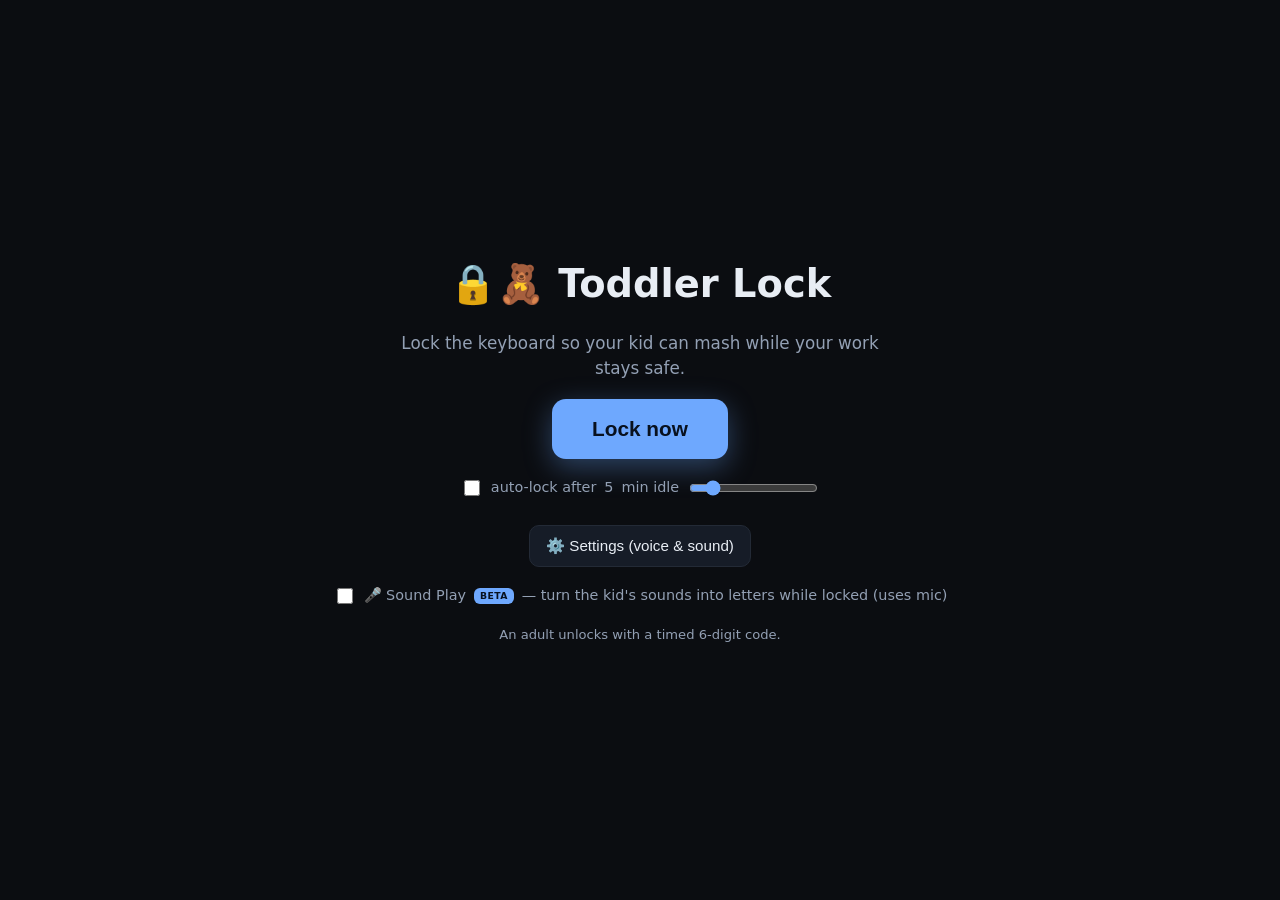
<file: anancy/app/src/main/assets/toddlerlock/index.html>
<!doctype html>
<html lang="en">
<head>
  <meta charset="utf-8">
  <meta name="viewport" content="width=device-width, initial-scale=1, maximum-scale=1, user-scalable=no, viewport-fit=cover">
  <title>Toddler Lock</title>
  <link rel="stylesheet" href="app.css">
</head>
<body>
  <!-- The idle desktop the parent sees before locking. In the Tauri build this whole
       page IS the lock window; in a browser it's a one-button launcher. -->
  <main class="home" id="home">
    <h1>🔒🧸 Toddler Lock</h1>
    <p class="tag">Lock the keyboard so your kid can mash while your work stays safe.</p>
    <button class="big-lock" id="lock-btn">Lock now</button>
    <label class="idle-opt">
      <input type="checkbox" id="idle-toggle">
      auto-lock after <span id="idle-min-val">5</span> min idle
      <input type="range" id="idle-range" min="1" max="30" value="5">
    </label>
    <button class="settings-btn home-settings" id="home-settings-btn">⚙️ Settings (voice &amp; sound)</button>
    <label class="idle-opt"><input type="checkbox" id="soundplay-toggle"> 🎤 Sound Play <span class="beta">beta</span> — turn the kid's sounds into letters while locked (uses mic)</label>
    <p class="hint">An adult unlocks with a timed 6-digit code.</p>
    <p class="kb-note" id="kb-note" hidden>⚠️ This browser can't lock the <b>Windows key</b>. Use <b>Chrome</b> or <b>Edge</b> for a full screen lock — or get the desktop app for a guaranteed lock.</p>

    <!-- Launch footer (the funnel). Links come from config.js; empty ones auto-hide. -->
    <footer class="home-foot" id="home-foot" hidden>
      <a class="foot-link" id="link-win" target="_blank" rel="noopener" hidden>🪟 Get the Windows app</a>
      <a class="foot-link foot-survey" id="link-survey" target="_blank" rel="noopener" hidden>💬 Would you pay for more voices &amp; languages? (30 sec)</a>
      <a class="foot-link" id="link-kofi" target="_blank" rel="noopener" hidden>☕ Tip jar</a>
      <a class="foot-link" id="link-github" target="_blank" rel="noopener" hidden>★ Open source on GitHub</a>
      <div class="foot-crypto" id="foot-crypto" hidden>tip crypto: <code id="foot-crypto-addr"></code></div>
    </footer>
  </main>

  <!-- the fun lock surface -->
  <div class="lock-overlay" id="lock-overlay" hidden>
    <button class="adult-unlock-btn" id="adult-unlock-btn">🔒 adult unlock</button>
    <div class="sp-status" id="sp-status" hidden></div>

    <div class="unlock-panel" id="unlock-panel" hidden>
      <button class="up-close" id="up-close" aria-label="back to playing">&times;</button>
      <!-- Its own keypad, never the system keyboard: in landscape that covered the code you had to copy. -->
      <div id="unlock-view" class="unlock-body">
        <div class="unlock-left">
          <div class="up-title">Grown-up unlock</div>
          <div class="unlock-instr">type this code, no mistakes, within <b><span id="unlock-timer">30</span>s</b></div>
          <div class="unlock-code" id="unlock-code">· · · · · ·</div>
          <div class="unlock-typed" id="unlock-typed" aria-label="typed so far"></div>
          <div class="unlock-msg" id="unlock-msg"></div>
        </div>
        <div class="unlock-pad" id="unlock-pad" aria-label="keypad"></div>
      </div>
    </div>
  </div>

  <!-- Standalone settings modal: reachable from the home screen AND from the locked
       cog. Same controls in both contexts. -->
  <div class="settings-panel" id="settings-panel" hidden>
    <button class="up-close" id="settings-close" aria-label="close settings">&times;</button>
    <div class="up-title">Settings</div>
    <div class="setting-row">
      <div class="setting-label">Language</div>
      <select class="settings-select" id="lang-select">
        <option value="en">English</option>
        <option value="es">Español</option>
        <option value="fr">Français</option>
      </select>
      <div class="setting-hint">letters, words &amp; numbers — English, Español &amp; Français use neural voices; other languages fall back to your system voice.</div>
    </div>
    <div class="setting-row">
      <div class="setting-label">Voice</div>
      <select class="settings-select" id="clip-voice" aria-label="voice"></select>
      <div class="setting-hint">the voice that reads each letter &amp; number aloud</div>
    </div>
    <div class="setting-row" id="device-row" hidden>
      <div class="setting-label">Audio output device</div>
      <div class="device-current" id="device-current">using: system default</div>
      <div class="device-list" id="device-list"><div class="device-empty">loading outputs…</div></div>
      <button class="settings-btn" id="scan-device">🔊 choose / change speaker</button>
      <div class="setting-hint" id="device-browser-hint">Pick once and it sticks. In a browser the OS shows its own one-time chooser to reveal speaker names.</div>
      <div class="setting-hint" id="device-native-note" hidden>🔊 Plays on the system default device. Picking a specific speaker is being rebuilt with native audio — landing in the next update.</div>
    </div>
    <div class="setting-row">
      <div class="setting-label">Volume <span class="vol-val" id="volume-val">80%</span></div>
      <input type="range" class="vol-slider" id="volume-range" min="0" max="100" value="80" aria-label="output volume">
    </div>
    <button class="settings-btn" id="test-sound">🔊 test sound</button>
    <div class="setting-row" id="tray-row" hidden>
      <div class="setting-label">System tray icon</div>
      <label class="idle-opt"><input type="checkbox" id="tray-toggle"> show a tray icon (right-click → Lock / Show / Quit)</label>
      <div class="setting-hint">Windows may keep new tray icons in the hidden “^” overflow — whether it's always shown is a Windows setting we can't change for you.</div>
    </div>
    <div class="setting-row" id="float-row" hidden>
      <div class="setting-label">Floating lock button</div>
      <label class="idle-opt"><input type="checkbox" id="float-toggle"> show an always-on-top padlock to tap-to-lock</label>
      <div class="float-opts">
        <label class="float-opt">corner
          <select class="settings-select" id="float-corner">
            <option value="br">bottom-right</option>
            <option value="bl">bottom-left</option>
            <option value="tr">top-right</option>
            <option value="tl">top-left</option>
          </select>
        </label>
        <label class="float-opt">size <span id="float-size-val">96</span>px
          <input type="range" id="float-size" min="48" max="200" value="96"></label>
        <label class="float-opt">opacity <span id="float-opacity-val">85</span>%
          <input type="range" id="float-opacity" min="20" max="100" value="85"></label>
      </div>
      <div class="setting-hint">A small padlock that hovers over everything — tap it to lock instantly.</div>
    </div>
    <div class="setting-row" id="shortcut-row" hidden>
      <div class="setting-label">Lock keyboard shortcut</div>
      <div class="device-current" id="shortcut-current">Ctrl+Alt+Shift+L</div>
      <button class="settings-btn" id="shortcut-record">⌨️ record new shortcut</button>
      <div class="setting-hint">Locks from anywhere while the app is running. Click record, then press your combo. (Ctrl+Alt+Del and Win+L can't be captured.)</div>
    </div>
    <button class="settings-back" id="settings-back">← back</button>
  </div>

  <!-- Sound Play consent (shown when enabling the toggle). The play surface is the normal
       lock overlay — enable this, then press "Lock now" to use it. -->
  <div class="sp-consent" id="sp-consent" hidden>
    <div class="sp-consent-card">
      <h2>🎤 Sound Play</h2>
      <p>Turns the sounds your child makes into letters on the screen, live.</p>
      <p class="sp-private">Everything runs <b>on this device</b> — the microphone audio is <b>never uploaded or recorded</b>. The first time, it downloads a ~40&nbsp;MB voice model.</p>
      <div class="sp-consent-btns">
        <button class="big-lock" id="sp-consent-start">Start</button>
        <button class="settings-btn" id="sp-consent-cancel">Cancel</button>
      </div>
    </div>
  </div>

  <audio id="kid-audio" preload="auto"></audio>
  <script src="config.js"></script>
  <script src="audio/voices.js"></script>
  <script src="audio/timings.js"></script>
  <script src="soundplay.js"></script>
  <script src="app.js"></script>
</body>
</html>
</file>
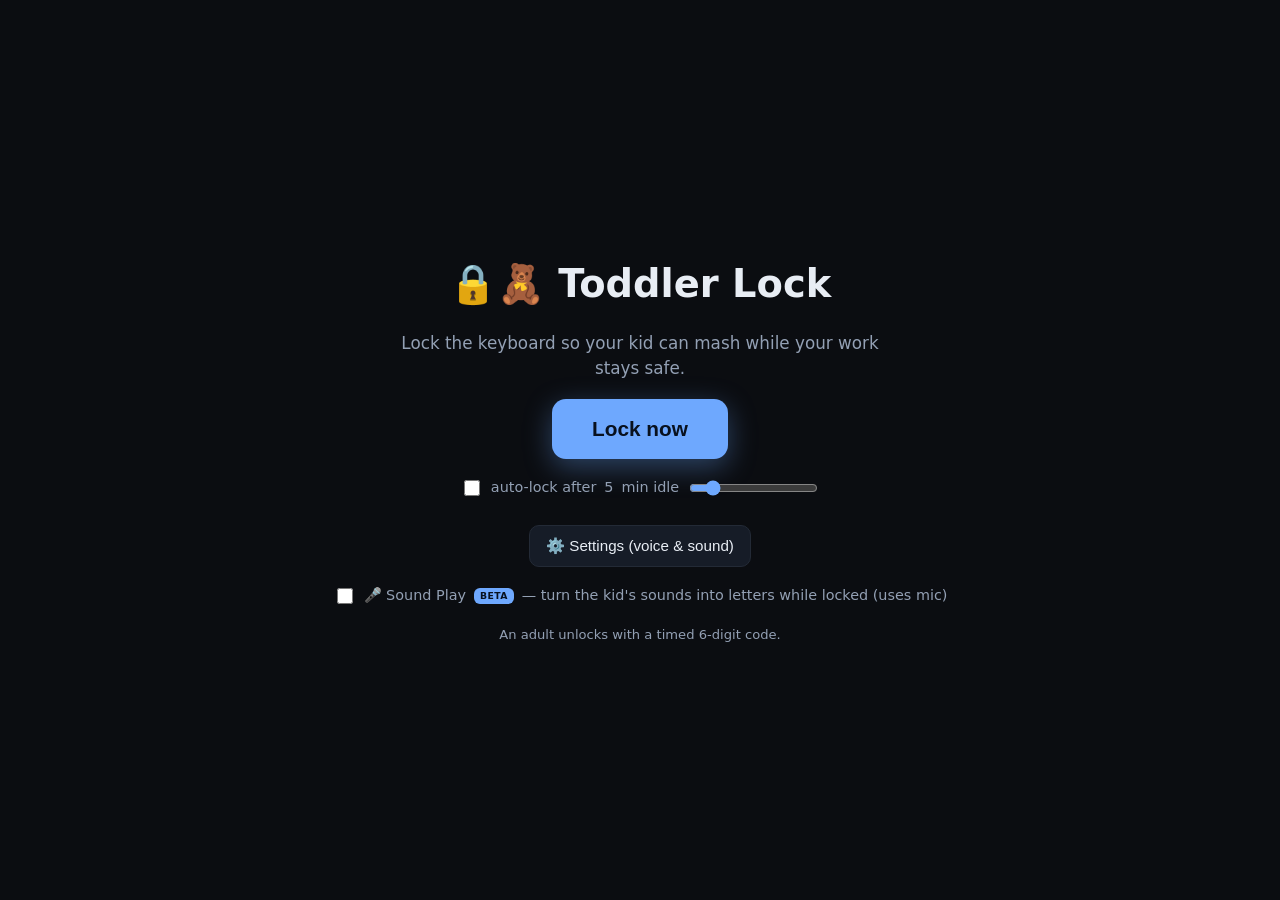
<file: kidodi/app/src/main/assets/toddlerlock/index.html>
<!doctype html>
<html lang="en">
<head>
  <meta charset="utf-8">
  <meta name="viewport" content="width=device-width, initial-scale=1, viewport-fit=cover">
  <title>Toddler Lock</title>
  <link rel="stylesheet" href="app.css">
</head>
<body>
  <!-- The idle desktop the parent sees before locking. In the Tauri build this whole
       page IS the lock window; in a browser it's a one-button launcher. -->
  <main class="home" id="home">
    <h1>🔒🧸 Toddler Lock</h1>
    <p class="tag">Lock the keyboard so your kid can mash while your work stays safe.</p>
    <button class="big-lock" id="lock-btn">Lock now</button>
    <label class="idle-opt">
      <input type="checkbox" id="idle-toggle">
      auto-lock after <span id="idle-min-val">5</span> min idle
      <input type="range" id="idle-range" min="1" max="30" value="5">
    </label>
    <button class="settings-btn home-settings" id="home-settings-btn">⚙️ Settings (voice &amp; sound)</button>
    <label class="idle-opt"><input type="checkbox" id="soundplay-toggle"> 🎤 Sound Play <span class="beta">beta</span> — turn the kid's sounds into letters while locked (uses mic)</label>
    <p class="hint">An adult unlocks with a timed 6-digit code.</p>
    <p class="kb-note" id="kb-note" hidden>⚠️ This browser can't lock the <b>Windows key</b>. Use <b>Chrome</b> or <b>Edge</b> for a full screen lock — or get the desktop app for a guaranteed lock.</p>

    <!-- Launch footer (the funnel). Links come from config.js; empty ones auto-hide. -->
    <footer class="home-foot" id="home-foot" hidden>
      <a class="foot-link" id="link-win" target="_blank" rel="noopener" hidden>🪟 Get the Windows app</a>
      <a class="foot-link foot-survey" id="link-survey" target="_blank" rel="noopener" hidden>💬 Would you pay for more voices &amp; languages? (30 sec)</a>
      <a class="foot-link" id="link-kofi" target="_blank" rel="noopener" hidden>☕ Tip jar</a>
      <a class="foot-link" id="link-github" target="_blank" rel="noopener" hidden>★ Open source on GitHub</a>
      <div class="foot-crypto" id="foot-crypto" hidden>tip crypto: <code id="foot-crypto-addr"></code></div>
    </footer>
  </main>

  <!-- the fun lock surface -->
  <div class="lock-overlay" id="lock-overlay" hidden>
    <button class="adult-unlock-btn" id="adult-unlock-btn">🔒 adult unlock</button>
    <div class="sp-status" id="sp-status" hidden></div>

    <div class="unlock-panel" id="unlock-panel" hidden>
      <button class="up-close" id="up-close" aria-label="back to playing">&times;</button>
      <div id="unlock-view">
        <div class="up-title">Grown-up unlock</div>
        <div class="unlock-instr">type this code, no mistakes, within <b><span id="unlock-timer">30</span>s</b></div>
        <div class="unlock-code" id="unlock-code">· · · · · ·</div>
        <input class="unlock-input" id="unlock-input" inputmode="numeric" autocomplete="off"
               maxlength="6" aria-label="unlock code" placeholder="type the code">
        <div class="unlock-msg" id="unlock-msg"></div>
      </div>
    </div>
  </div>

  <!-- Standalone settings modal: reachable from the home screen AND from the locked
       cog. Same controls in both contexts. -->
  <div class="settings-panel" id="settings-panel" hidden>
    <button class="up-close" id="settings-close" aria-label="close settings">&times;</button>
    <div class="up-title">Settings</div>
    <div class="setting-row">
      <div class="setting-label">Language</div>
      <select class="settings-select" id="lang-select">
        <option value="en">English</option>
        <option value="es">Español</option>
        <option value="fr">Français</option>
      </select>
      <div class="setting-hint">letters, words &amp; numbers — English, Español &amp; Français use neural voices; other languages fall back to your system voice.</div>
    </div>
    <div class="setting-row">
      <div class="setting-label">Voice</div>
      <select class="settings-select" id="clip-voice" aria-label="voice"></select>
      <div class="setting-hint">the voice that reads each letter &amp; number aloud</div>
    </div>
    <div class="setting-row" id="device-row" hidden>
      <div class="setting-label">Audio output device</div>
      <div class="device-current" id="device-current">using: system default</div>
      <div class="device-list" id="device-list"><div class="device-empty">loading outputs…</div></div>
      <button class="settings-btn" id="scan-device">🔊 choose / change speaker</button>
      <div class="setting-hint" id="device-browser-hint">Pick once and it sticks. In a browser the OS shows its own one-time chooser to reveal speaker names.</div>
      <div class="setting-hint" id="device-native-note" hidden>🔊 Plays on the system default device. Picking a specific speaker is being rebuilt with native audio — landing in the next update.</div>
    </div>
    <div class="setting-row">
      <div class="setting-label">Volume <span class="vol-val" id="volume-val">80%</span></div>
      <input type="range" class="vol-slider" id="volume-range" min="0" max="100" value="80" aria-label="output volume">
    </div>
    <button class="settings-btn" id="test-sound">🔊 test sound</button>
    <div class="setting-row" id="tray-row" hidden>
      <div class="setting-label">System tray icon</div>
      <label class="idle-opt"><input type="checkbox" id="tray-toggle"> show a tray icon (right-click → Lock / Show / Quit)</label>
      <div class="setting-hint">Windows may keep new tray icons in the hidden “^” overflow — whether it's always shown is a Windows setting we can't change for you.</div>
    </div>
    <div class="setting-row" id="float-row" hidden>
      <div class="setting-label">Floating lock button</div>
      <label class="idle-opt"><input type="checkbox" id="float-toggle"> show an always-on-top padlock to tap-to-lock</label>
      <div class="float-opts">
        <label class="float-opt">corner
          <select class="settings-select" id="float-corner">
            <option value="br">bottom-right</option>
            <option value="bl">bottom-left</option>
            <option value="tr">top-right</option>
            <option value="tl">top-left</option>
          </select>
        </label>
        <label class="float-opt">size <span id="float-size-val">96</span>px
          <input type="range" id="float-size" min="48" max="200" value="96"></label>
        <label class="float-opt">opacity <span id="float-opacity-val">85</span>%
          <input type="range" id="float-opacity" min="20" max="100" value="85"></label>
      </div>
      <div class="setting-hint">A small padlock that hovers over everything — tap it to lock instantly.</div>
    </div>
    <div class="setting-row" id="shortcut-row" hidden>
      <div class="setting-label">Lock keyboard shortcut</div>
      <div class="device-current" id="shortcut-current">Ctrl+Alt+Shift+L</div>
      <button class="settings-btn" id="shortcut-record">⌨️ record new shortcut</button>
      <div class="setting-hint">Locks from anywhere while the app is running. Click record, then press your combo. (Ctrl+Alt+Del and Win+L can't be captured.)</div>
    </div>
    <button class="settings-back" id="settings-back">← back</button>
  </div>

  <!-- Sound Play consent (shown when enabling the toggle). The play surface is the normal
       lock overlay — enable this, then press "Lock now" to use it. -->
  <div class="sp-consent" id="sp-consent" hidden>
    <div class="sp-consent-card">
      <h2>🎤 Sound Play</h2>
      <p>Turns the sounds your child makes into letters on the screen, live.</p>
      <p class="sp-private">Everything runs <b>on this device</b> — the microphone audio is <b>never uploaded or recorded</b>. The first time, it downloads a ~40&nbsp;MB voice model.</p>
      <div class="sp-consent-btns">
        <button class="big-lock" id="sp-consent-start">Start</button>
        <button class="settings-btn" id="sp-consent-cancel">Cancel</button>
      </div>
    </div>
  </div>

  <audio id="kid-audio" preload="auto"></audio>
  <script src="config.js"></script>
  <script src="soundplay.js"></script>
  <script src="app.js"></script>
</body>
</html>
</file>
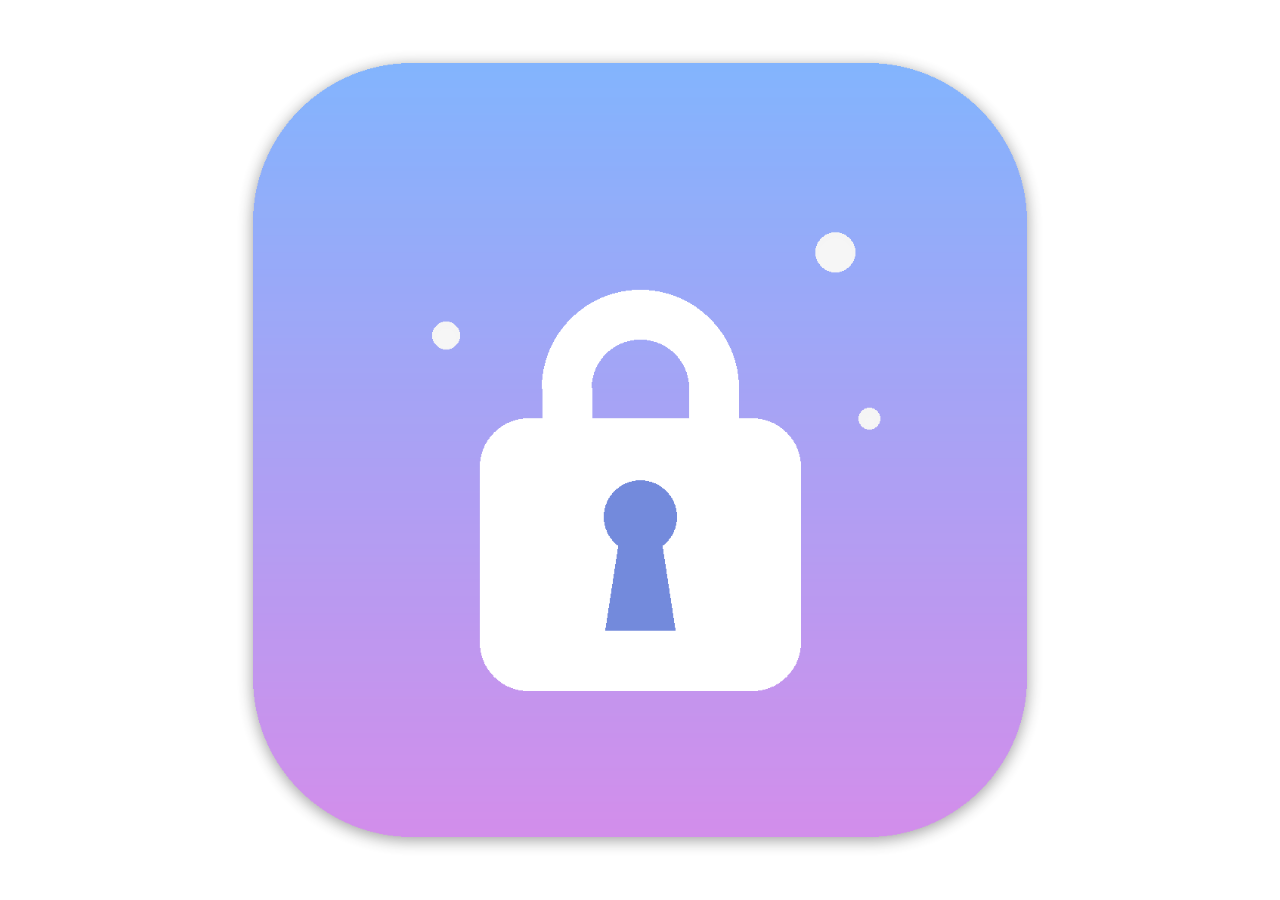
<file: anancy/app/src/main/assets/toddlerlock/float.html>
<!doctype html>
<html lang="en">
<head>
  <meta charset="utf-8">
  <meta name="viewport" content="width=device-width, initial-scale=1">
  <title>Toddler Lock — quick lock</title>
  <style>
    html, body { margin: 0; height: 100%; background: transparent; overflow: hidden;
      -webkit-user-select: none; user-select: none; cursor: pointer; }
    #lock { width: 100%; height: 100%; display: flex; align-items: center; justify-content: center; }
    #img { width: 86%; height: 86%; object-fit: contain; opacity: .85;
      filter: drop-shadow(0 3px 8px rgba(0,0,0,.45)); transition: transform .1s, opacity .15s; }
    #lock:hover #img { transform: scale(1.06); }
    #lock:active #img { transform: scale(.92); }
  </style>
</head>
<body>
  <!-- A tap locks. Position / size / opacity are driven from the main window's settings. -->
  <div id="lock" title="Lock now"><img id="img" src="lock.png" draggable="false" alt="Lock"></div>
  <script src="float.js"></script>
</body>
</html>
</file>
<file: anancy/app/src/main/assets/toddlerlock/app.css>
:root {
  --bg: #0b0d11; --fg: #e8edf4; --muted: #93a0b4; --line: #232a36;
  --card: #161c27; --card-hi: #1d2532; --accent: #6ea8fe; --green: #51cf66;
}
* { box-sizing: border-box; }
html, body { height: 100%; }
body { margin: 0; background: var(--bg); color: var(--fg);
  font: 16px/1.5 system-ui, -apple-system, Segoe UI, Roboto, sans-serif; overflow: hidden; }

/* ---- home / launcher ---- */
.home { height: 100%; display: flex; flex-direction: column; align-items: center; justify-content: center;
  gap: 18px; text-align: center; padding: 24px; }
.home[hidden] { display: none; }
.home h1 { font-size: 2.4rem; margin: 0; }
.home .tag { color: var(--muted); max-width: 520px; margin: 0; font-size: 1.05rem; }
.big-lock { background: var(--accent); color: #08111f; border: 0; border-radius: 14px; font-weight: 800;
  font-size: 1.3rem; padding: 18px 40px; cursor: pointer; box-shadow: 0 8px 28px rgba(110,168,254,.35); }
.big-lock:hover { filter: brightness(1.06); }
.idle-opt { color: var(--muted); font-size: .9rem; display: inline-flex; align-items: center; gap: 8px; flex-wrap: wrap; justify-content: center; }
.idle-opt input[type=checkbox] { accent-color: var(--accent); width: 16px; height: 16px; }
.idle-opt input[type=range] { accent-color: var(--accent); }
.home .hint { color: var(--muted); font-size: .82rem; max-width: 460px; margin: 0; }
.kb-note { color: #ffd479; font-size: .8rem; max-width: 480px; margin: 0; line-height: 1.45; }
.kb-note[hidden] { display: none; }
.home-foot { margin-top: 10px; display: flex; flex-wrap: wrap; gap: 8px 18px; align-items: center; justify-content: center; max-width: 560px; }
.home-foot[hidden] { display: none; }
.foot-link { color: var(--muted); font-size: .85rem; text-decoration: none; border-bottom: 1px dotted transparent; }
.foot-link:hover { color: var(--accent); border-bottom-color: var(--accent); }
.foot-link[hidden] { display: none; }
.foot-survey { color: var(--accent); font-weight: 700; }
.foot-crypto { flex-basis: 100%; text-align: center; color: var(--muted); font-size: .72rem; margin-top: 2px; }
.foot-crypto code { color: var(--fg); font-family: ui-monospace, monospace; }

/* ---- lock overlay ---- */
.lock-overlay { position: fixed; inset: 0; z-index: 10000; overflow: hidden;
  background: radial-gradient(circle at 50% 40%, #10204a, #060a16 70%); }
.lock-overlay[hidden] { display: none; }
body.locked { cursor: none; }
/* Touch hardening for the playground: a two-finger pinch used to zoom the whole pile of
   letters and shapes, and a drag could scroll or rubber-band the page. touch-action:none
   also keeps pointermove streaming per finger instead of being stolen for a gesture. */
html, body.locked, body.locked .lock-overlay { touch-action: none; overscroll-behavior: none; }
body.locked { -webkit-user-select: none; user-select: none; -webkit-touch-callout: none;
  -webkit-tap-highlight-color: transparent; }
.play-hint { position: fixed; left: 0; right: 0; bottom: 6vh; text-align: center; color: #cfe0ff;
  font-size: 1.5rem; font-weight: 700; opacity: .85; pointer-events: none; text-shadow: 0 2px 14px rgba(0,0,0,.7); }
.adult-unlock-btn { position: fixed; top: 14px; right: 16px; z-index: 10003; background: rgba(20,28,40,.7);
  color: var(--muted); border: 1px solid var(--line); border-radius: 10px; padding: 9px 13px; font-size: .85rem;
  cursor: pointer; backdrop-filter: blur(4px); }
.adult-unlock-btn:hover { color: var(--fg); border-color: var(--accent); }

.fly-letter { position: fixed; transform: translate(-50%,-50%); text-align: center; pointer-events: none;
  z-index: 10001; animation: flyUp var(--life, 1.5s) ease-out forwards; will-change: transform, opacity; }
.fl-big { display: block; font-size: 9rem; font-weight: 900; line-height: 1; text-shadow: 0 4px 22px rgba(0,0,0,.6); }
/* The animal picture + caption are revealed partway through the clip, as the word is spoken.
   Absolutely positioned so appearing can't shove the letter off the finger it landed on. */
.fl-stage { position: absolute; top: 100%; left: 50%; transform: translateX(-50%); width: max-content; max-width: 86vw;
  animation: picPop .36s cubic-bezier(.2,.9,.3,1) both; }
.fl-pic { display: block; font-size: 6rem; line-height: 1; filter: drop-shadow(0 4px 18px rgba(0,0,0,.55)); }
.fl-word { display: block; font-size: 1.7rem; font-weight: 800; color: #fff; margin-top: 4px; text-shadow: 0 2px 14px rgba(0,0,0,.7); }
/* Hold the letter solid for most of its life -- it now lives as long as its clip (up to ~2s),
   and the old linear fade left the animal arriving into a half-faded glyph. */
@keyframes flyUp { 0%{opacity:0;transform:translate(-50%,-50%) scale(.3) rotate(-8deg);} 12%{opacity:1;transform:translate(-50%,-50%) scale(1.15) rotate(3deg);} 22%{transform:translate(-50%,-50%) scale(1) rotate(0);} 80%{opacity:1;transform:translate(-50%,-58%) scale(1);} 100%{opacity:0;transform:translate(-50%,-78%) scale(1);} }
@keyframes picPop { 0%{opacity:0;transform:translateX(-50%) scale(.4);} 100%{opacity:1;transform:translateX(-50%) scale(1);} }
.sparkle { position: fixed; transform: translate(-50%,-50%); pointer-events: none; z-index: 10002;
  animation: sparkleFade .72s ease-out forwards; will-change: transform, opacity; }
@keyframes sparkleFade { 0%{opacity:1;transform:translate(-50%,-50%) scale(.5) rotate(0);} 100%{opacity:0;transform:translate(-50%,-130%) scale(1.5) rotate(45deg);} }

/* ---- gap-fill shapes: a colorful shape drops under a touch while a letter clip is still playing ---- */
.tl-shape { position: fixed; transform: translate(-50%,-50%) scale(0); pointer-events: none; z-index: 10002;
  animation: tlPop .9s cubic-bezier(.2,.9,.3,1) forwards; will-change: transform, opacity; box-shadow: 0 4px 22px rgba(0,0,0,.35); }
.tl-circle { border-radius: 50%; }
.tl-square { border-radius: 16%; }
.tl-triangle { clip-path: polygon(50% 0, 100% 100%, 0 100%); box-shadow: none; }
.tl-star { clip-path: polygon(50% 0%,61% 35%,98% 35%,68% 57%,79% 91%,50% 70%,21% 91%,32% 57%,2% 35%,39% 35%); box-shadow: none; }
@keyframes tlPop { 0%{opacity:0;transform:translate(-50%,-50%) scale(0) rotate(0);}
  22%{opacity:1;transform:translate(-50%,-50%) scale(1.18) rotate(var(--rot,0deg));}
  70%{opacity:1;transform:translate(-50%,-50%) scale(1) rotate(var(--rot,0deg));}
  100%{opacity:0;transform:translate(-50%,-64%) scale(1.05) rotate(var(--rot,0deg));} }

/* ---- adult unlock panel ---- */
.unlock-panel { position: fixed; inset: 0; z-index: 10004; display: flex; flex-direction: column;
  align-items: center; justify-content: center; background: rgba(8,9,12,.97); text-align: center; padding: 24px; }
.unlock-panel[hidden] { display: none; }
.up-close { position: fixed; top: 16px; right: 18px; background: none; border: 0; color: var(--muted); font-size: 2.1rem; cursor: pointer; line-height: 1; z-index: 10005; }
.up-title { font-size: 1.5rem; font-weight: 800; margin-bottom: 12px; }
.unlock-instr { color: var(--muted); margin-bottom: 14px; }
.unlock-code { font-size: 2.2rem; font-weight: 800; letter-spacing: .3em; font-variant-numeric: tabular-nums; margin-bottom: 16px; color: var(--accent); }
.unlock-body { display: flex; flex-direction: column; align-items: center; gap: 18px; }
.unlock-body[hidden] { display: none; }
.unlock-left { display: flex; flex-direction: column; align-items: center; }
.unlock-typed { font-size: 1.5rem; letter-spacing: .3em; min-height: 1.6em; color: var(--fg); font-variant-numeric: tabular-nums; }
.unlock-pad { display: grid; grid-template-columns: repeat(3, 76px); gap: 10px; }
.unlock-pad button { height: 56px; font-size: 1.4rem; font-weight: 700; border-radius: 10px; cursor: pointer;
  background: var(--card); color: var(--fg); border: 1px solid var(--line); touch-action: manipulation; }
.unlock-pad button:active { border-color: var(--accent); }
/* landscape on a phone: code on the left, keys on the right, nothing covering anything */
@media (orientation: landscape) and (max-height: 560px) {
  .unlock-body { flex-direction: row; gap: 36px; }
  .unlock-pad { grid-template-columns: repeat(3, 70px); gap: 8px; }
  .unlock-pad button { height: 46px; }
  .up-title { margin-bottom: 6px; } .unlock-instr { margin-bottom: 8px; } .unlock-code { margin-bottom: 8px; }
}
.unlock-msg { color: #ff9b9b; margin-top: 12px; min-height: 1.2em; }

/* ---- cog ---- */
.cog-zone { margin-top: 44px; display: flex; flex-direction: column; align-items: center; gap: 14px; }
.cog-knob { position: relative; width: 104px; height: 104px; border-radius: 50%; cursor: pointer;
  background: radial-gradient(circle at 50% 34%, #243044, #161c27 72%); border: 3px solid var(--line);
  display: flex; flex-direction: column; align-items: center; justify-content: center; gap: 3px; text-align: center;
  box-shadow: 0 6px 22px rgba(0,0,0,.45), inset 0 2px 6px rgba(255,255,255,.05); transition: border-color .15s, box-shadow .15s, transform .1s; }
.cog-knob:hover { border-color: var(--accent); box-shadow: 0 6px 26px rgba(0,0,0,.55), 0 0 0 4px rgba(110,168,254,.18); }
.cog-knob:active { transform: scale(.95); }
.cog-knob.spin { animation: cogspin .7s cubic-bezier(.3,.7,.3,1); }
.cog-glyph { font-size: 2.4rem; line-height: 1; pointer-events: none; }
.cog-label { font-size: .62rem; font-weight: 800; letter-spacing: .06em; text-transform: uppercase; color: var(--accent); line-height: 1; pointer-events: none; }
.cog-caption { color: var(--accent); font-size: 1rem; font-weight: 700; }
@keyframes cogspin { from{ transform: rotate(0);} to{ transform: rotate(360deg);} }

/* ---- settings ---- */
.home-settings { margin-top: 4px; }
.float-opts { display: flex; flex-direction: column; gap: 10px; margin: 10px 0 2px; }
.float-opt { display: flex; align-items: center; gap: 10px; color: var(--muted); font-size: .9rem; }
.float-opt input[type=range] { flex: 1; accent-color: var(--accent); }
.float-opt .settings-select { width: auto; flex: 1; }
.settings-panel { position: fixed; inset: 0; z-index: 10006; display: flex; flex-direction: column;
  align-items: center; justify-content: flex-start; gap: 2px; text-align: center;
  background: rgba(8,9,12,.98); padding: 60px 24px 48px; overflow-y: auto; }
.settings-panel[hidden] { display: none; }
.settings-back { background: none; border: 0; color: var(--accent); font-size: .95rem; cursor: pointer; margin-top: 18px; }
.setting-row { margin: 18px auto; max-width: 440px; text-align: left; }
.setting-label { font-weight: 700; margin-bottom: 8px; }
.setting-hint { color: var(--muted); font-size: .82rem; margin-top: 7px; }
.seg { display: inline-flex; border: 1px solid var(--line); border-radius: 10px; overflow: hidden; }
.seg button { background: var(--card); color: var(--muted); border: 0; padding: 9px 15px; cursor: pointer; font-size: .9rem; }
.seg button.active { background: var(--accent); color: #08111f; font-weight: 700; }
.settings-btn { background: var(--card); color: var(--fg); border: 1px solid var(--line); border-radius: 10px; padding: 11px 16px; font-size: .95rem; cursor: pointer; margin-top: 8px; }
.settings-btn:hover { border-color: var(--accent); }
.settings-select { width: 100%; background: var(--card); color: var(--fg); border: 1px solid var(--line); border-radius: 9px; padding: 10px 12px; font-size: .95rem; cursor: pointer; }
.settings-select:hover { border-color: var(--accent); }
.device-list { display: flex; flex-direction: column; gap: 6px; margin: 4px 0; }
.device-list[hidden] { display: none; } /* class display:flex would otherwise beat [hidden] */
.device-item { text-align: left; background: var(--card); color: var(--fg); border: 1px solid var(--line); border-radius: 9px; padding: 10px 13px; font-size: .9rem; cursor: pointer; }
.device-item:hover { border-color: var(--accent); }
.device-item.active { border-color: var(--accent); background: rgba(110,168,254,.14); font-weight: 700; }
.device-item.active::before { content: "\2713  "; color: var(--accent); }
.device-empty { color: var(--muted); font-size: .85rem; padding: 6px 2px; }
.device-current { color: var(--accent); font-size: .85rem; margin-bottom: 8px; font-family: ui-monospace, monospace; }
.vol-slider { width: 100%; margin-top: 4px; accent-color: var(--accent); cursor: pointer; }
.vol-val { color: var(--accent); font-variant-numeric: tabular-nums; }
#kid-audio { display: none; }

/* ---- Sound Play ---- */
.beta { font-size: .58rem; background: var(--accent); color: #08111f; border-radius: 6px; padding: 1px 6px; vertical-align: middle; font-weight: 800; text-transform: uppercase; letter-spacing: .04em; }
/* Sound Play status line — sits inside the lock overlay while the voice model loads. */
.sp-status { position: fixed; left: 0; right: 0; top: 14px; text-align: center; color: #cfe0ff; font-size: 1rem;
  font-weight: 700; opacity: .9; pointer-events: none; text-shadow: 0 2px 14px rgba(0,0,0,.7); padding: 0 16px; z-index: 10002; }
.sp-status[hidden] { display: none; }
.sp-consent { position: fixed; inset: 0; z-index: 10020; display: flex; align-items: center; justify-content: center; background: rgba(8,9,12,.9); padding: 24px; }
.sp-consent[hidden] { display: none; }
.sp-consent-card { background: var(--card); border: 1px solid var(--line); border-radius: 16px; padding: 28px; max-width: 440px; text-align: center; }
.sp-consent-card h2 { margin: 0 0 10px; font-size: 1.5rem; }
.sp-consent-card p { color: var(--muted); margin: 8px 0; }
.sp-private { font-size: .88rem; }
.sp-consent-card .sp-private b { color: var(--green); }
.sp-consent-btns { display: flex; gap: 12px; justify-content: center; margin-top: 20px; flex-wrap: wrap; }
</file>
<file: kidodi/app/src/main/assets/toddlerlock/app.css>
:root {
  --bg: #0b0d11; --fg: #e8edf4; --muted: #93a0b4; --line: #232a36;
  --card: #161c27; --card-hi: #1d2532; --accent: #6ea8fe; --green: #51cf66;
}
* { box-sizing: border-box; }
html, body { height: 100%; }
body { margin: 0; background: var(--bg); color: var(--fg);
  font: 16px/1.5 system-ui, -apple-system, Segoe UI, Roboto, sans-serif; overflow: hidden; }

/* ---- home / launcher ---- */
.home { height: 100%; display: flex; flex-direction: column; align-items: center; justify-content: center;
  gap: 18px; text-align: center; padding: 24px; }
.home[hidden] { display: none; }
.home h1 { font-size: 2.4rem; margin: 0; }
.home .tag { color: var(--muted); max-width: 520px; margin: 0; font-size: 1.05rem; }
.big-lock { background: var(--accent); color: #08111f; border: 0; border-radius: 14px; font-weight: 800;
  font-size: 1.3rem; padding: 18px 40px; cursor: pointer; box-shadow: 0 8px 28px rgba(110,168,254,.35); }
.big-lock:hover { filter: brightness(1.06); }
.idle-opt { color: var(--muted); font-size: .9rem; display: inline-flex; align-items: center; gap: 8px; flex-wrap: wrap; justify-content: center; }
.idle-opt input[type=checkbox] { accent-color: var(--accent); width: 16px; height: 16px; }
.idle-opt input[type=range] { accent-color: var(--accent); }
.home .hint { color: var(--muted); font-size: .82rem; max-width: 460px; margin: 0; }
.kb-note { color: #ffd479; font-size: .8rem; max-width: 480px; margin: 0; line-height: 1.45; }
.kb-note[hidden] { display: none; }
.home-foot { margin-top: 10px; display: flex; flex-wrap: wrap; gap: 8px 18px; align-items: center; justify-content: center; max-width: 560px; }
.home-foot[hidden] { display: none; }
.foot-link { color: var(--muted); font-size: .85rem; text-decoration: none; border-bottom: 1px dotted transparent; }
.foot-link:hover { color: var(--accent); border-bottom-color: var(--accent); }
.foot-link[hidden] { display: none; }
.foot-survey { color: var(--accent); font-weight: 700; }
.foot-crypto { flex-basis: 100%; text-align: center; color: var(--muted); font-size: .72rem; margin-top: 2px; }
.foot-crypto code { color: var(--fg); font-family: ui-monospace, monospace; }

/* ---- lock overlay ---- */
.lock-overlay { position: fixed; inset: 0; z-index: 10000; overflow: hidden;
  background: radial-gradient(circle at 50% 40%, #10204a, #060a16 70%); }
.lock-overlay[hidden] { display: none; }
body.locked { cursor: none; }
.play-hint { position: fixed; left: 0; right: 0; bottom: 6vh; text-align: center; color: #cfe0ff;
  font-size: 1.5rem; font-weight: 700; opacity: .85; pointer-events: none; text-shadow: 0 2px 14px rgba(0,0,0,.7); }
.adult-unlock-btn { position: fixed; top: 14px; right: 16px; z-index: 10003; background: rgba(20,28,40,.7);
  color: var(--muted); border: 1px solid var(--line); border-radius: 10px; padding: 9px 13px; font-size: .85rem;
  cursor: pointer; backdrop-filter: blur(4px); }
.adult-unlock-btn:hover { color: var(--fg); border-color: var(--accent); }

.fly-letter { position: fixed; transform: translate(-50%,-50%); text-align: center; pointer-events: none;
  z-index: 10001; animation: flyUp 1.5s ease-out forwards; will-change: transform, opacity; }
.fl-big { display: block; font-size: 9rem; font-weight: 900; line-height: 1; text-shadow: 0 4px 22px rgba(0,0,0,.6); }
.fl-word { display: block; font-size: 1.7rem; font-weight: 800; color: #fff; margin-top: 4px; text-shadow: 0 2px 14px rgba(0,0,0,.7); }
@keyframes flyUp { 0%{opacity:0;transform:translate(-50%,-50%) scale(.3) rotate(-8deg);} 18%{opacity:1;transform:translate(-50%,-50%) scale(1.15) rotate(3deg);} 32%{transform:translate(-50%,-50%) scale(1) rotate(0);} 100%{opacity:0;transform:translate(-50%,-86%) scale(1);} }
.sparkle { position: fixed; transform: translate(-50%,-50%); pointer-events: none; z-index: 10002;
  animation: sparkleFade .72s ease-out forwards; will-change: transform, opacity; }
@keyframes sparkleFade { 0%{opacity:1;transform:translate(-50%,-50%) scale(.5) rotate(0);} 100%{opacity:0;transform:translate(-50%,-130%) scale(1.5) rotate(45deg);} }

/* ---- gap-fill shapes: a colorful shape drops under a touch while a letter clip is still playing ---- */
.tl-shape { position: fixed; transform: translate(-50%,-50%) scale(0); pointer-events: none; z-index: 10002;
  animation: tlPop .9s cubic-bezier(.2,.9,.3,1) forwards; will-change: transform, opacity; box-shadow: 0 4px 22px rgba(0,0,0,.35); }
.tl-circle { border-radius: 50%; }
.tl-square { border-radius: 16%; }
.tl-triangle { clip-path: polygon(50% 0, 100% 100%, 0 100%); box-shadow: none; }
.tl-star { clip-path: polygon(50% 0%,61% 35%,98% 35%,68% 57%,79% 91%,50% 70%,21% 91%,32% 57%,2% 35%,39% 35%); box-shadow: none; }
@keyframes tlPop { 0%{opacity:0;transform:translate(-50%,-50%) scale(0) rotate(0);}
  22%{opacity:1;transform:translate(-50%,-50%) scale(1.18) rotate(var(--rot,0deg));}
  70%{opacity:1;transform:translate(-50%,-50%) scale(1) rotate(var(--rot,0deg));}
  100%{opacity:0;transform:translate(-50%,-64%) scale(1.05) rotate(var(--rot,0deg));} }

/* ---- adult unlock panel ---- */
.unlock-panel { position: fixed; inset: 0; z-index: 10004; display: flex; flex-direction: column;
  align-items: center; justify-content: center; background: rgba(8,9,12,.97); text-align: center; padding: 24px; }
.unlock-panel[hidden] { display: none; }
.up-close { position: fixed; top: 16px; right: 18px; background: none; border: 0; color: var(--muted); font-size: 2.1rem; cursor: pointer; line-height: 1; z-index: 10005; }
.up-title { font-size: 1.5rem; font-weight: 800; margin-bottom: 12px; }
.unlock-instr { color: var(--muted); margin-bottom: 14px; }
.unlock-code { font-size: 2.2rem; font-weight: 800; letter-spacing: .3em; font-variant-numeric: tabular-nums; margin-bottom: 16px; color: var(--accent); }
.unlock-input { font-size: 1.5rem; text-align: center; letter-spacing: .3em; padding: 10px 14px; width: 220px;
  background: var(--card); color: var(--fg); border: 1px solid var(--line); border-radius: 10px; }
.unlock-msg { color: #ff9b9b; margin-top: 12px; min-height: 1.2em; }

/* ---- cog ---- */
.cog-zone { margin-top: 44px; display: flex; flex-direction: column; align-items: center; gap: 14px; }
.cog-knob { position: relative; width: 104px; height: 104px; border-radius: 50%; cursor: pointer;
  background: radial-gradient(circle at 50% 34%, #243044, #161c27 72%); border: 3px solid var(--line);
  display: flex; flex-direction: column; align-items: center; justify-content: center; gap: 3px; text-align: center;
  box-shadow: 0 6px 22px rgba(0,0,0,.45), inset 0 2px 6px rgba(255,255,255,.05); transition: border-color .15s, box-shadow .15s, transform .1s; }
.cog-knob:hover { border-color: var(--accent); box-shadow: 0 6px 26px rgba(0,0,0,.55), 0 0 0 4px rgba(110,168,254,.18); }
.cog-knob:active { transform: scale(.95); }
.cog-knob.spin { animation: cogspin .7s cubic-bezier(.3,.7,.3,1); }
.cog-glyph { font-size: 2.4rem; line-height: 1; pointer-events: none; }
.cog-label { font-size: .62rem; font-weight: 800; letter-spacing: .06em; text-transform: uppercase; color: var(--accent); line-height: 1; pointer-events: none; }
.cog-caption { color: var(--accent); font-size: 1rem; font-weight: 700; }
@keyframes cogspin { from{ transform: rotate(0);} to{ transform: rotate(360deg);} }

/* ---- settings ---- */
.home-settings { margin-top: 4px; }
.float-opts { display: flex; flex-direction: column; gap: 10px; margin: 10px 0 2px; }
.float-opt { display: flex; align-items: center; gap: 10px; color: var(--muted); font-size: .9rem; }
.float-opt input[type=range] { flex: 1; accent-color: var(--accent); }
.float-opt .settings-select { width: auto; flex: 1; }
.settings-panel { position: fixed; inset: 0; z-index: 10006; display: flex; flex-direction: column;
  align-items: center; justify-content: flex-start; gap: 2px; text-align: center;
  background: rgba(8,9,12,.98); padding: 60px 24px 48px; overflow-y: auto; }
.settings-panel[hidden] { display: none; }
.settings-back { background: none; border: 0; color: var(--accent); font-size: .95rem; cursor: pointer; margin-top: 18px; }
.setting-row { margin: 18px auto; max-width: 440px; text-align: left; }
.setting-label { font-weight: 700; margin-bottom: 8px; }
.setting-hint { color: var(--muted); font-size: .82rem; margin-top: 7px; }
.seg { display: inline-flex; border: 1px solid var(--line); border-radius: 10px; overflow: hidden; }
.seg button { background: var(--card); color: var(--muted); border: 0; padding: 9px 15px; cursor: pointer; font-size: .9rem; }
.seg button.active { background: var(--accent); color: #08111f; font-weight: 700; }
.settings-btn { background: var(--card); color: var(--fg); border: 1px solid var(--line); border-radius: 10px; padding: 11px 16px; font-size: .95rem; cursor: pointer; margin-top: 8px; }
.settings-btn:hover { border-color: var(--accent); }
.settings-select { width: 100%; background: var(--card); color: var(--fg); border: 1px solid var(--line); border-radius: 9px; padding: 10px 12px; font-size: .95rem; cursor: pointer; }
.settings-select:hover { border-color: var(--accent); }
.device-list { display: flex; flex-direction: column; gap: 6px; margin: 4px 0; }
.device-list[hidden] { display: none; } /* class display:flex would otherwise beat [hidden] */
.device-item { text-align: left; background: var(--card); color: var(--fg); border: 1px solid var(--line); border-radius: 9px; padding: 10px 13px; font-size: .9rem; cursor: pointer; }
.device-item:hover { border-color: var(--accent); }
.device-item.active { border-color: var(--accent); background: rgba(110,168,254,.14); font-weight: 700; }
.device-item.active::before { content: "\2713  "; color: var(--accent); }
.device-empty { color: var(--muted); font-size: .85rem; padding: 6px 2px; }
.device-current { color: var(--accent); font-size: .85rem; margin-bottom: 8px; font-family: ui-monospace, monospace; }
.vol-slider { width: 100%; margin-top: 4px; accent-color: var(--accent); cursor: pointer; }
.vol-val { color: var(--accent); font-variant-numeric: tabular-nums; }
#kid-audio { display: none; }

/* ---- Sound Play ---- */
.beta { font-size: .58rem; background: var(--accent); color: #08111f; border-radius: 6px; padding: 1px 6px; vertical-align: middle; font-weight: 800; text-transform: uppercase; letter-spacing: .04em; }
/* Sound Play status line — sits inside the lock overlay while the voice model loads. */
.sp-status { position: fixed; left: 0; right: 0; top: 14px; text-align: center; color: #cfe0ff; font-size: 1rem;
  font-weight: 700; opacity: .9; pointer-events: none; text-shadow: 0 2px 14px rgba(0,0,0,.7); padding: 0 16px; z-index: 10002; }
.sp-status[hidden] { display: none; }
.sp-consent { position: fixed; inset: 0; z-index: 10020; display: flex; align-items: center; justify-content: center; background: rgba(8,9,12,.9); padding: 24px; }
.sp-consent[hidden] { display: none; }
.sp-consent-card { background: var(--card); border: 1px solid var(--line); border-radius: 16px; padding: 28px; max-width: 440px; text-align: center; }
.sp-consent-card h2 { margin: 0 0 10px; font-size: 1.5rem; }
.sp-consent-card p { color: var(--muted); margin: 8px 0; }
.sp-private { font-size: .88rem; }
.sp-consent-card .sp-private b { color: var(--green); }
.sp-consent-btns { display: flex; gap: 12px; justify-content: center; margin-top: 20px; flex-wrap: wrap; }
</file>
